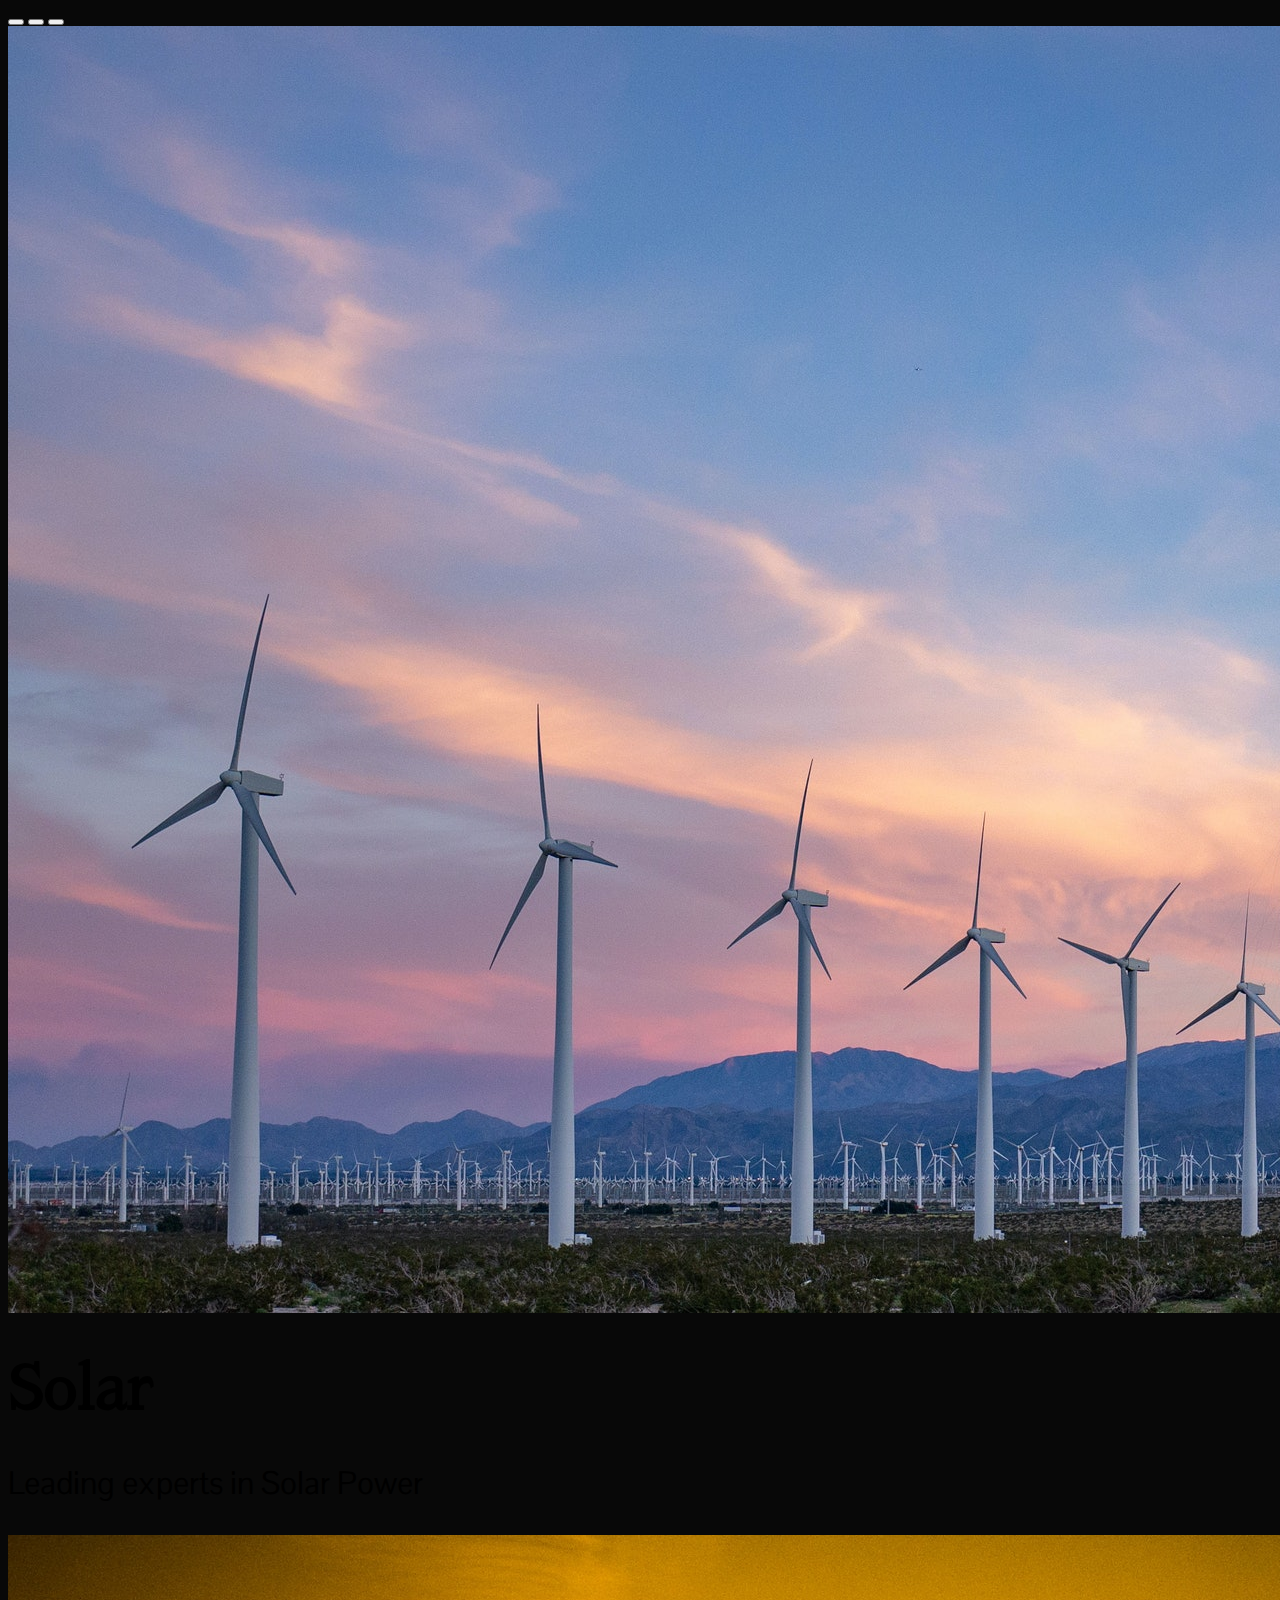
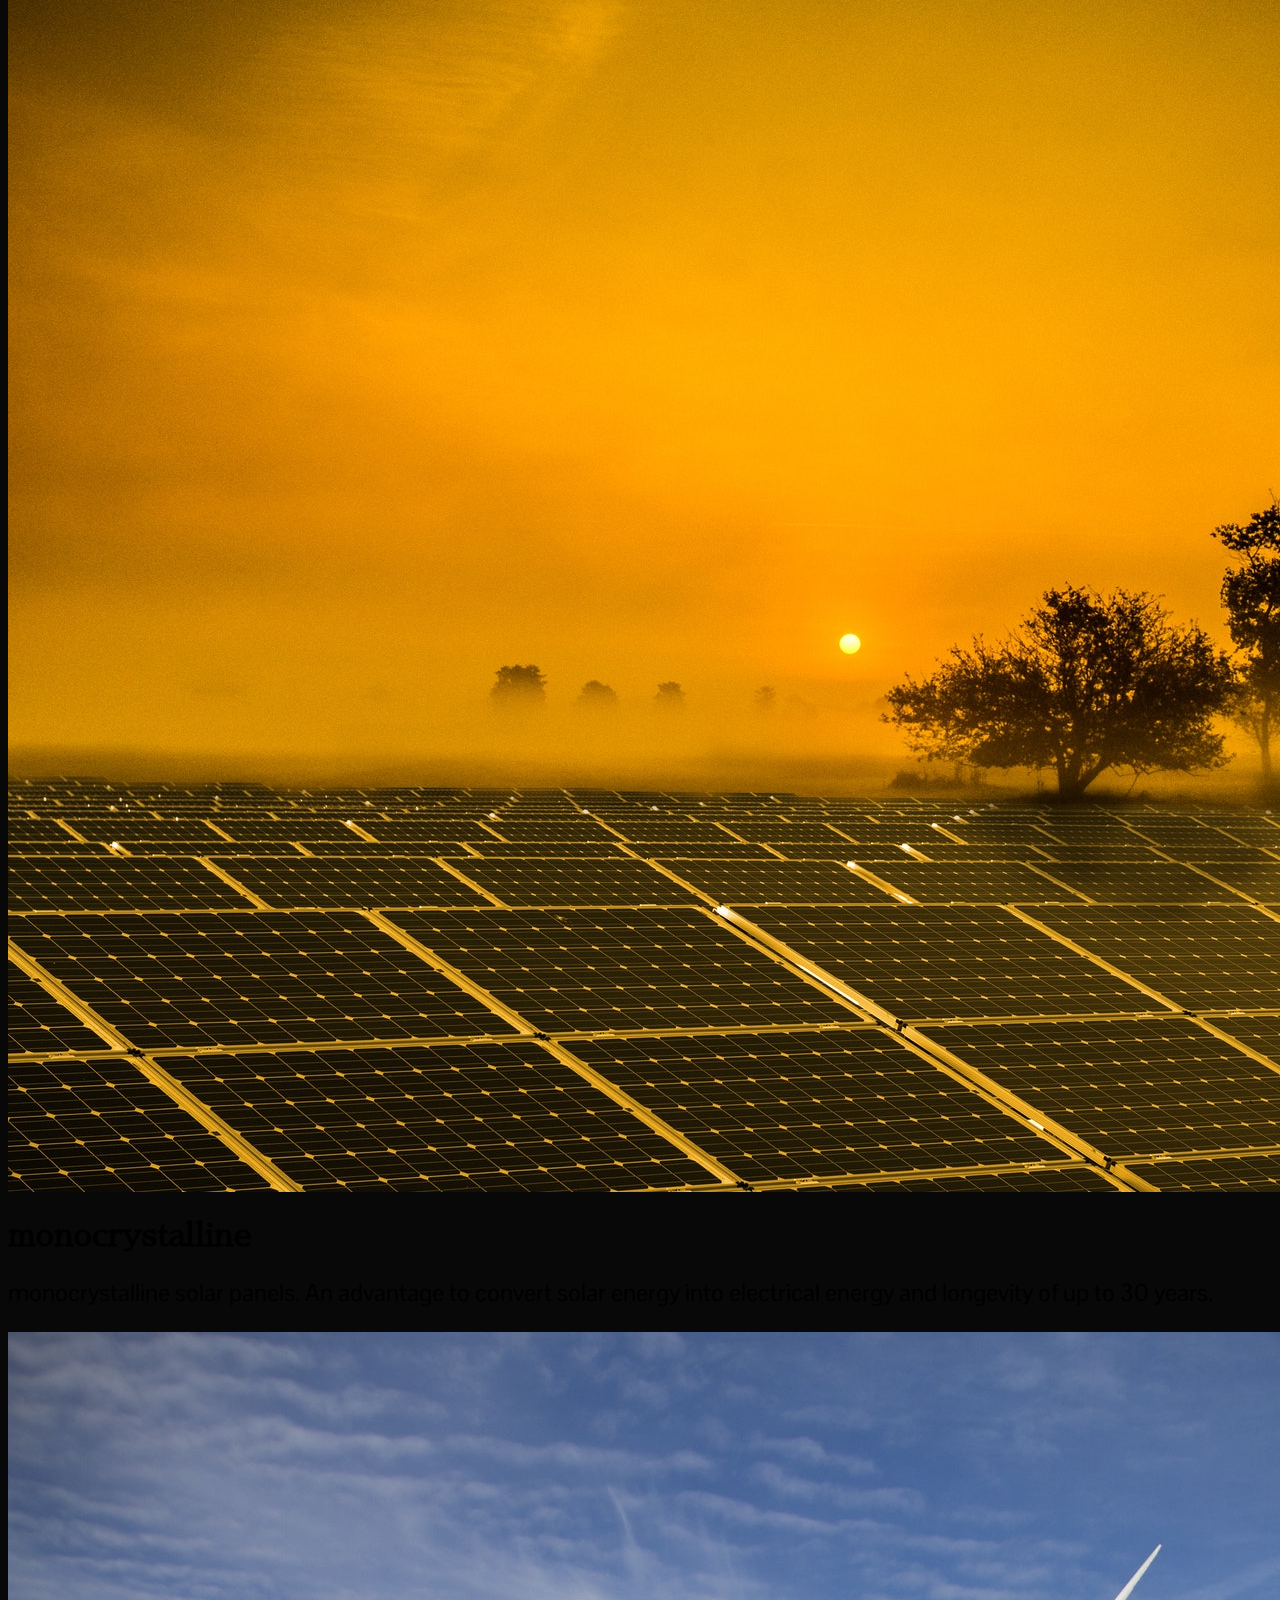
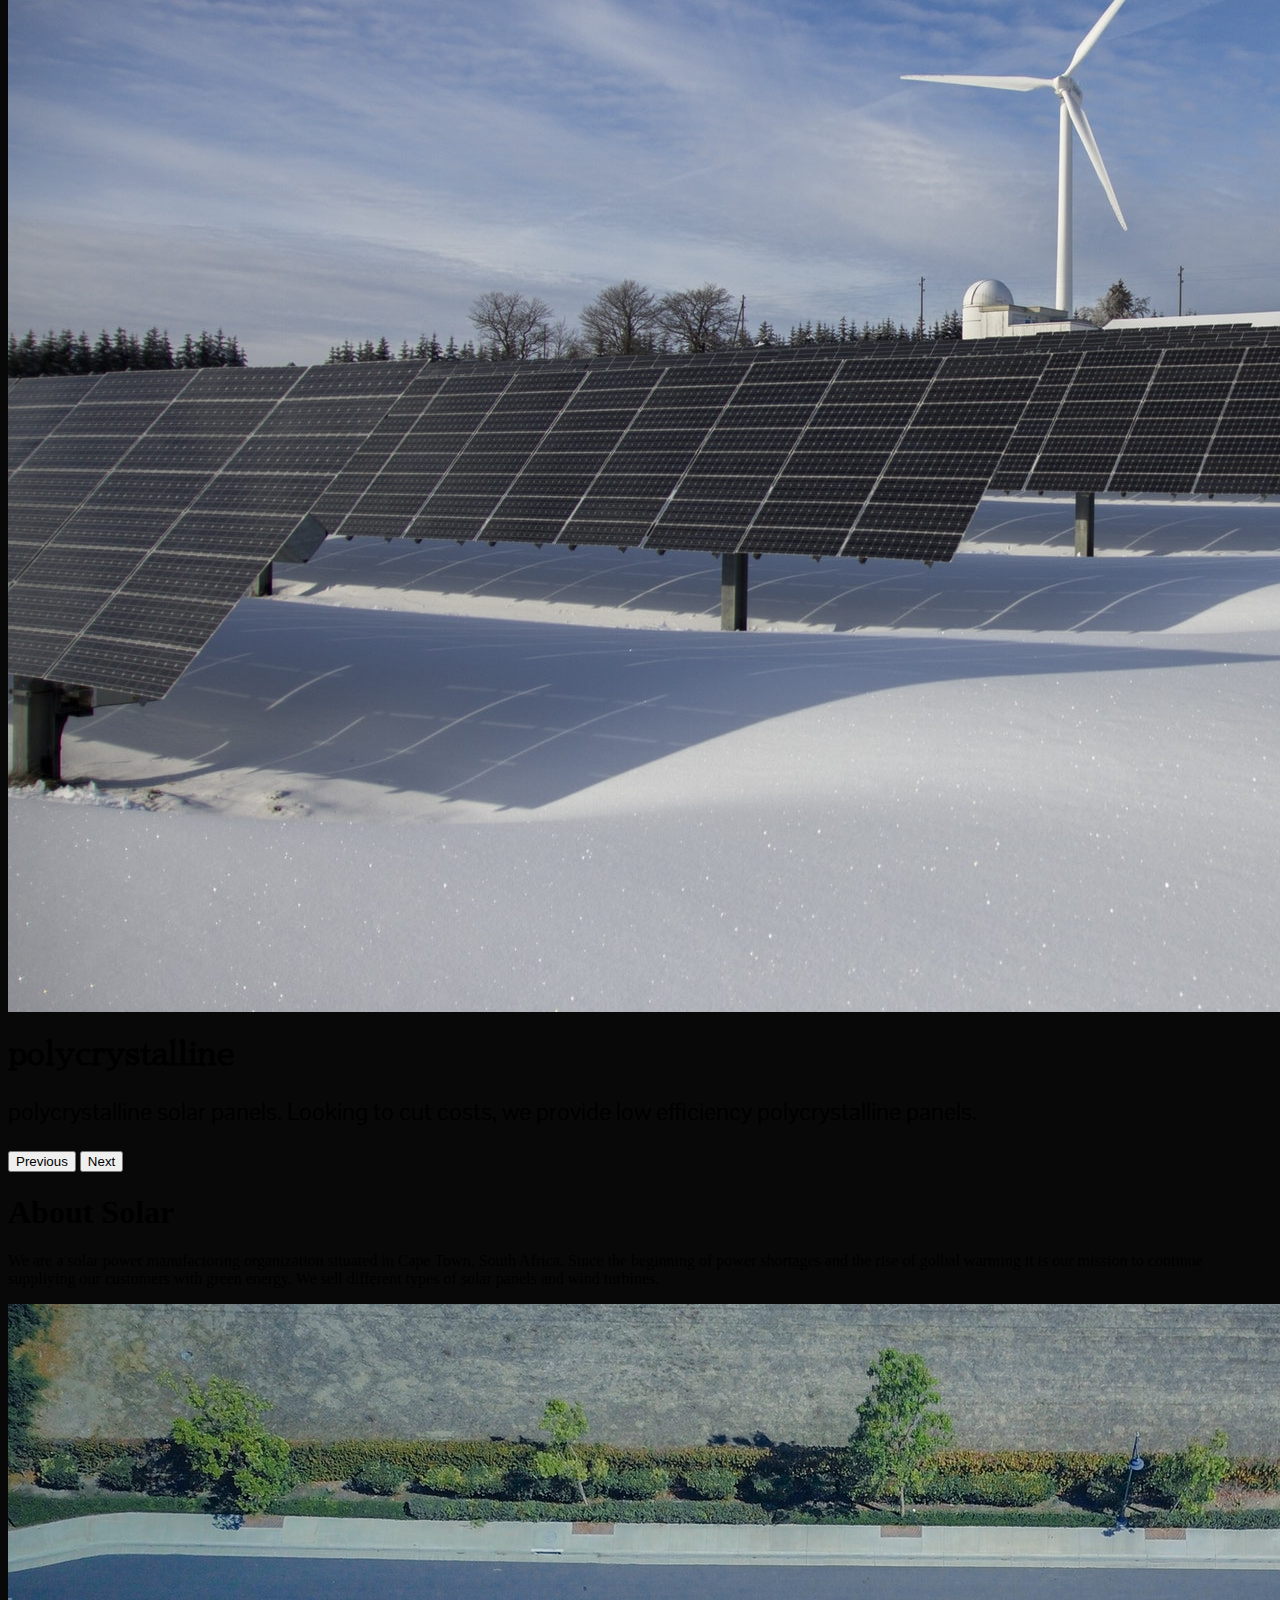
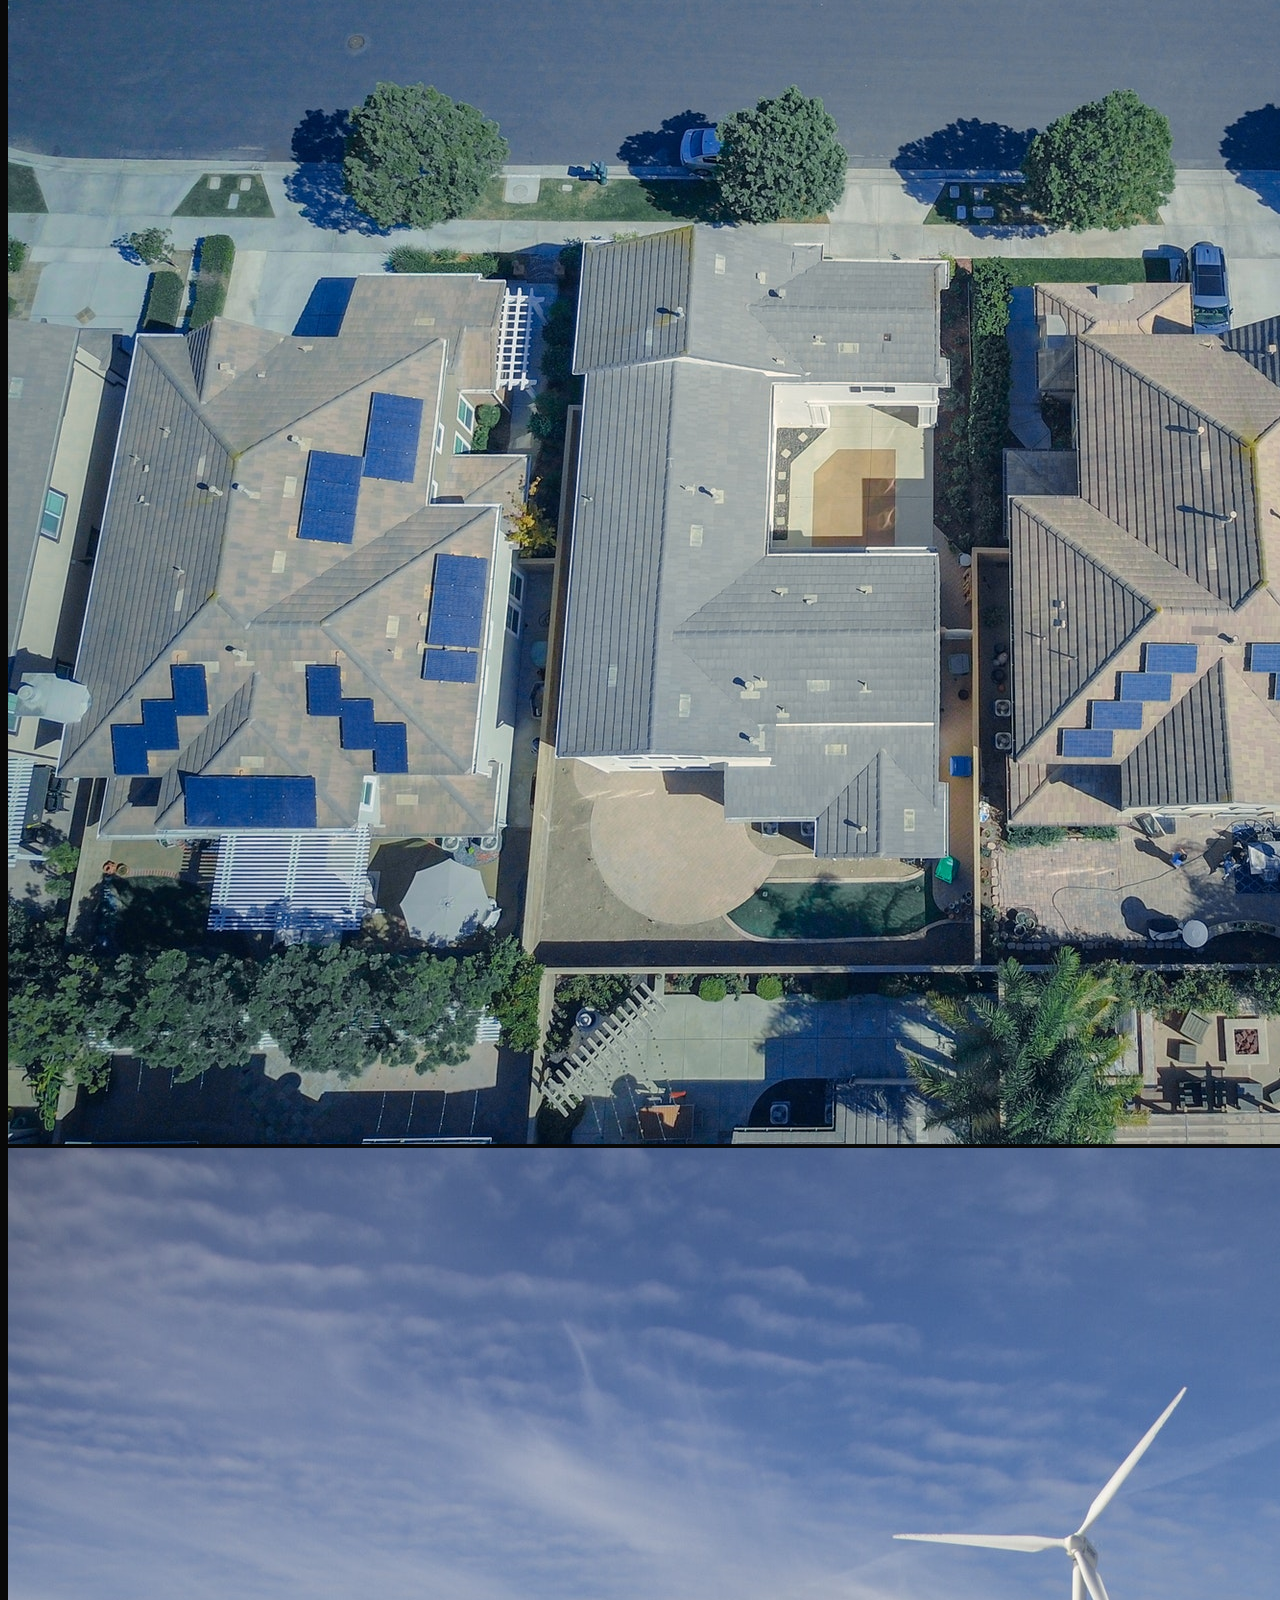
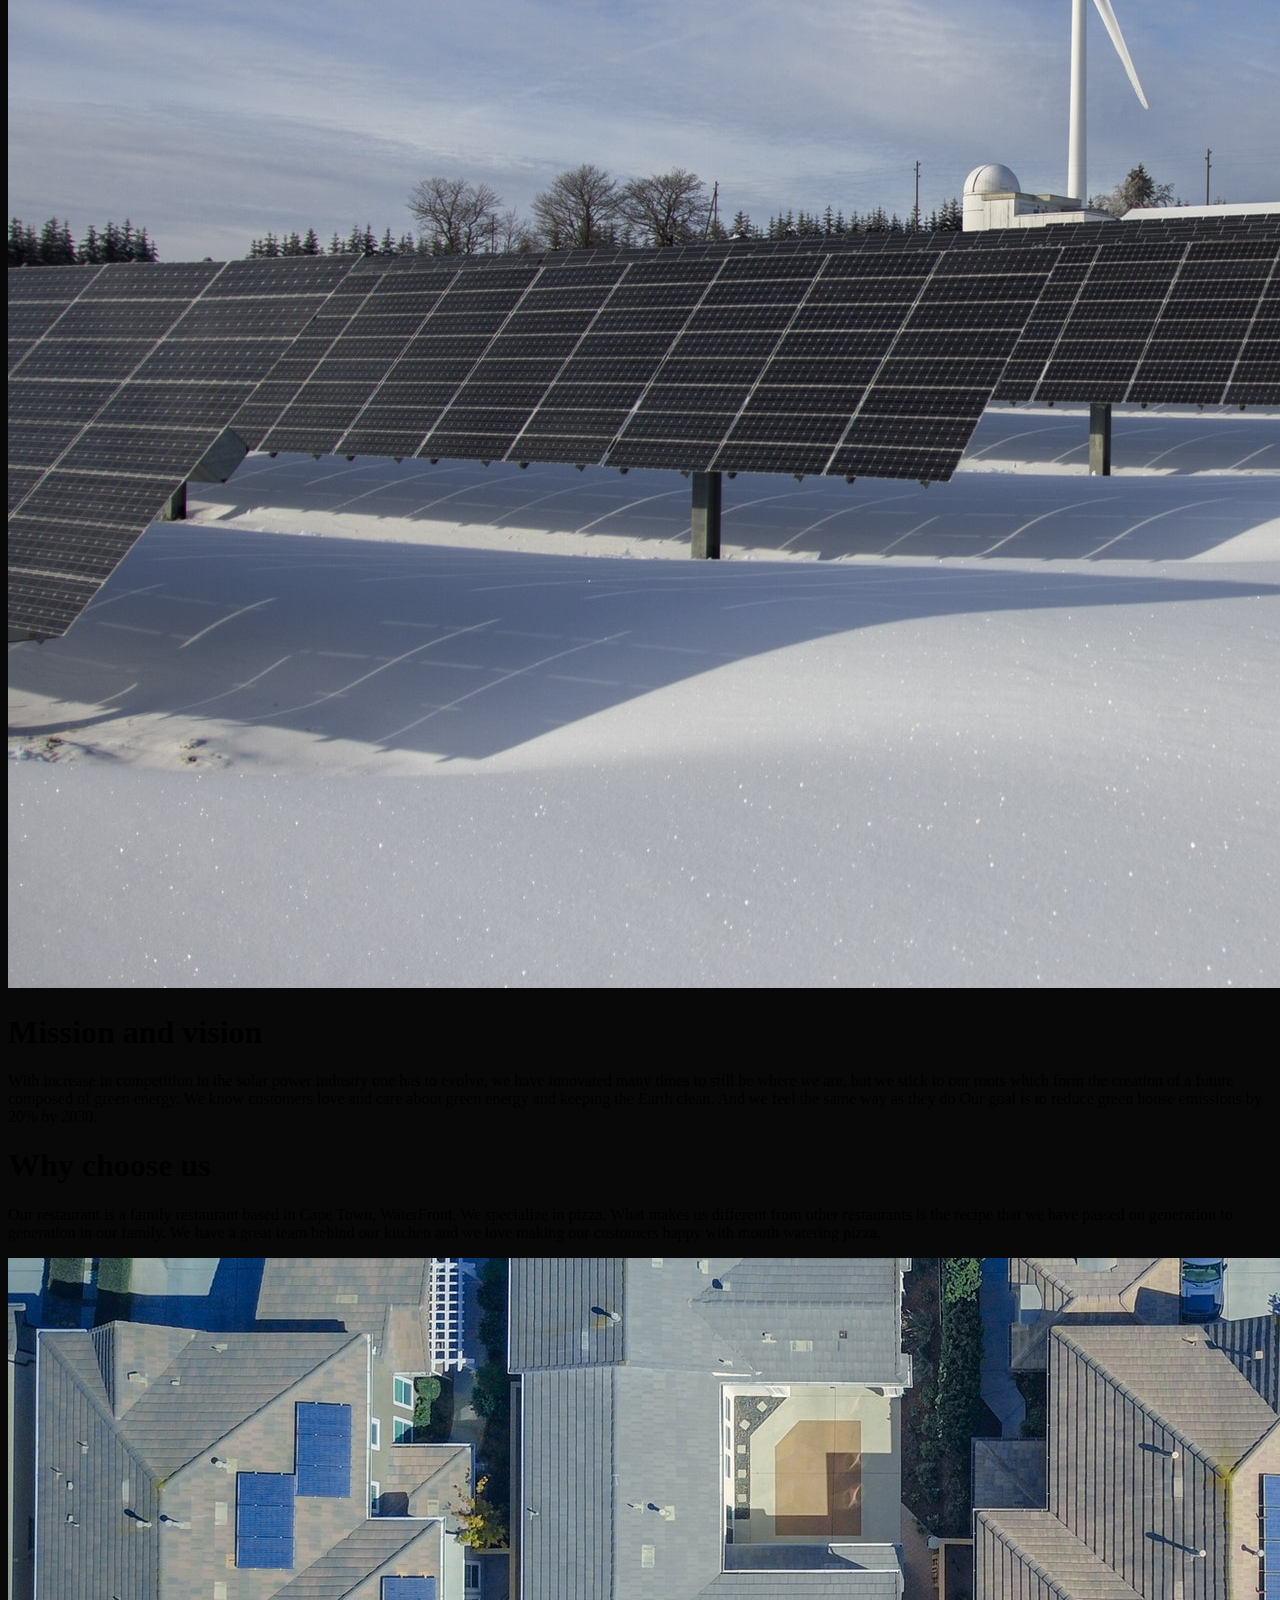
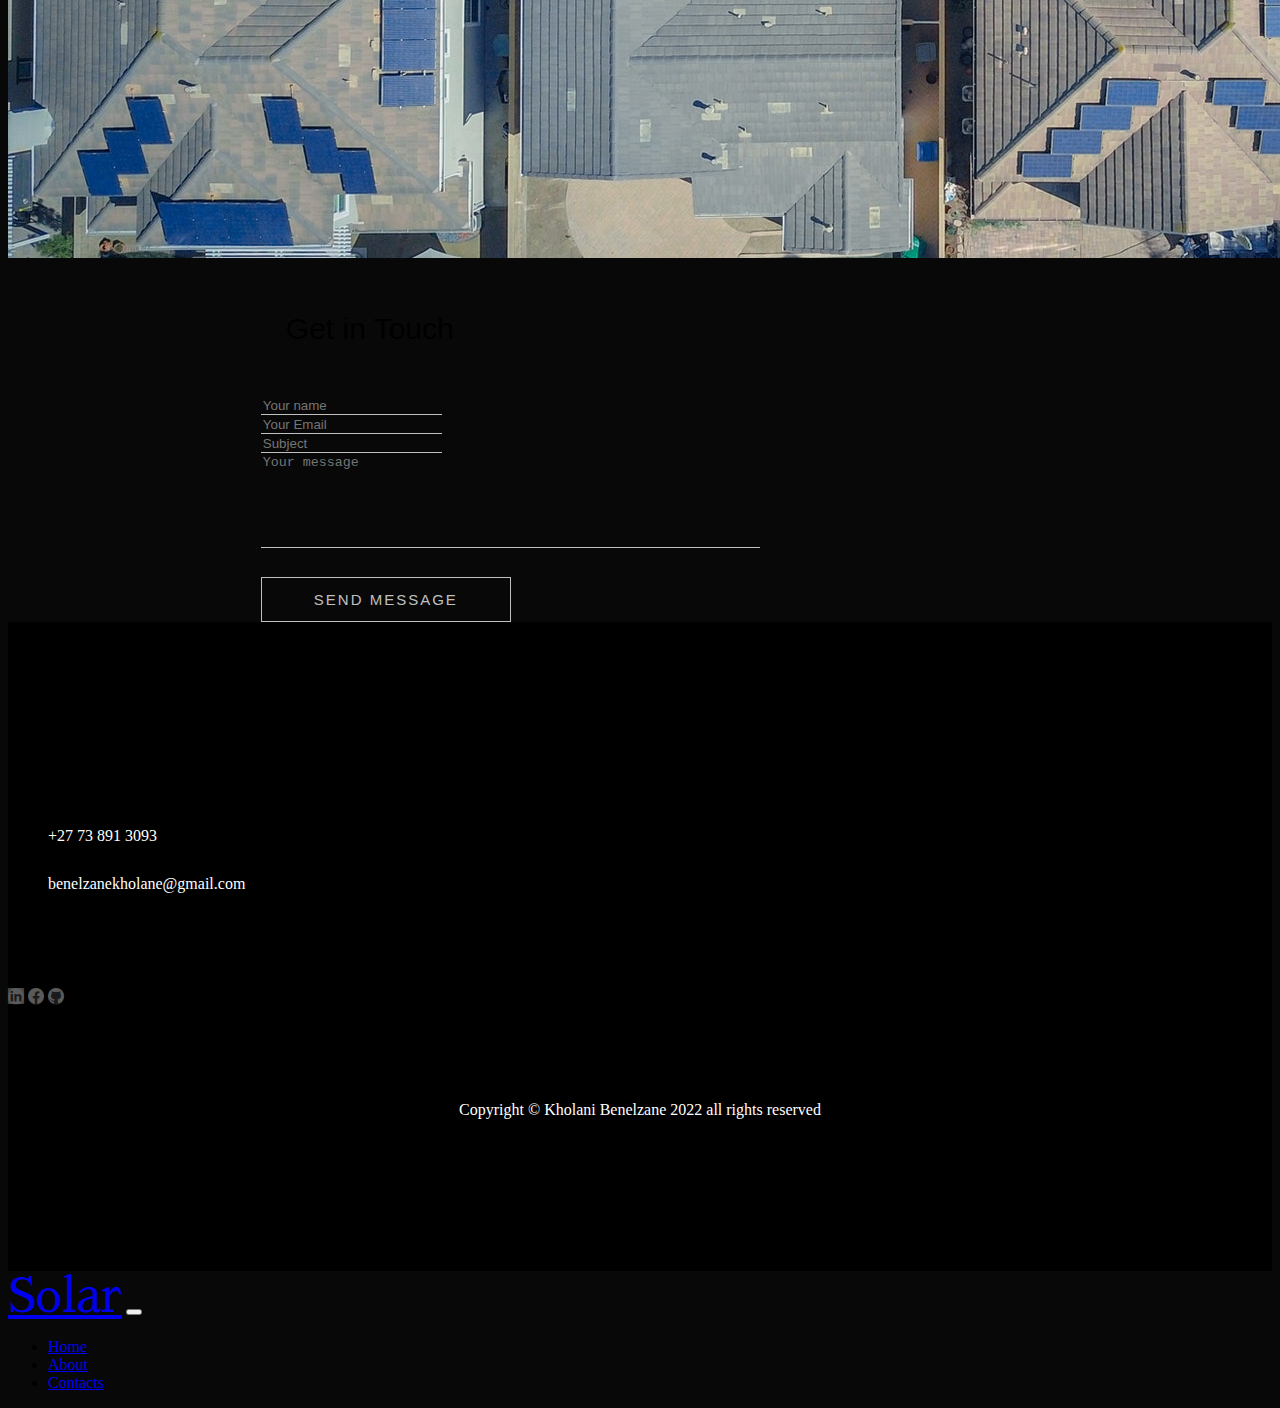
<file: index.html>
<!DOCTYPE html>
<html lang="en" dir="ltr">
  <head>
    <meta charset="utf-8">
    <meta name="viewport" content="width=device-width, initial-scale=1">
    <title>Solar</title>
    <!-- CSS only -->
    <link href="https://cdn.jsdelivr.net/npm/bootstrap@5.2.0-beta1/dist/css/bootstrap.min.css" rel="stylesheet" integrity="sha384-0evHe/X+R7YkIZDRvuzKMRqM+OrBnVFBL6DOitfPri4tjfHxaWutUpFmBp4vmVor" crossorigin="anonymous">
    <link rel="stylesheet" href="css/style.css">
    <link href="https://fonts.googleapis.com/css2?family=Big+Shoulders+Text:wght@500;600&family=Overpass:wght@300&family=Playfair+Display+SC:wght@700&display=swap" rel="stylesheet">
    <link href="https://fonts.googleapis.com/icon?family=Material+Icons" rel="stylesheet">
</head>
  <body>

<div id="carouselExampleCaptions" class="carousel home_caro carousel-dark slide" data-bs-ride="carousel">
  <div class="carousel-indicators">
    <button type="button" data-bs-target="#carouselExampleCaptions" data-bs-slide-to="0" class="active" aria-current="true" aria-label="Slide 1"></button>
    <button type="button" data-bs-target="#carouselExampleCaptions" data-bs-slide-to="1" aria-label="Slide 2"></button>
    <button type="button" data-bs-target="#carouselExampleCaptions" data-bs-slide-to="2" aria-label="Slide 3"></button>
  </div>
  <div class="carousel-inner">
    <div class="carousel-item active">
      <img src="img/bag-1.jpg" class="d-block vh-100 w-100" alt="...">
      <div class="carousel-caption text-black d-md-block">
        <h1 class="home_head text-center ">Solar</h1>
        <p class="home_para text-center">Leading experts in Solar Power</p>
      </div>
    </div>
    <div class="carousel-item">
      <img src="img/monocrystalline.jpg" class="d-block vh-100 w-100" alt="...">
      <div class="carousel-caption d-md-block text-white">
        <h1 class="panel text-center">monocrystalline</h1>
        <p class="panel_para text-center">monocrystalline solar panels. An advantage to convert solar energy into electrical energy and longevity of up to 30 years.</p>
      </div>
    </div>
    <div class="carousel-item">
      <img src="img/polycrystalline.jpg" class="d-block vh-100 w-100" alt="...">
      <div class="carousel-caption d-md-block text-white">
        <h1 class="panel text-center">polycrystalline</h1>
        <p class="panel_para text-center">polycrystalline solar panels. Looking to cut costs, we provide low efficiency polycrystalline panels.</p>
      </div>
    </div>
  </div>
  <button class="carousel-control-prev" type="button" data-bs-target="#carouselExampleCaptions" data-bs-slide="prev">
    <span class="carousel-control-prev-icon" aria-hidden="true"></span>
    <span class="visually-hidden">Previous</span>
  </button>
  <button class="carousel-control-next" type="button" data-bs-target="#carouselExampleCaptions" data-bs-slide="next">
    <span class="carousel-control-next-icon" aria-hidden="true"></span>
    <span class="visually-hidden">Next</span>
  </button>
</div>

    <div class="container-fluid" id="about">
      <div class="container mt-5">
        <div class="row g-4">
          <div class="col-lg-6 text-white">
            <h1>About Solar</h1>
            <p>We are a solar power manufactoring organization situated in Cape Town, South Africa. Since the beginning of power shortages
            and the rise of golbal warming it is our mission to continue suppliying our customers with green energy. We sell different types of
          solar panels and wind turbines.</p>
            </div>
            <div class="col-lg-6">
              <img src="img/about_solar.jpg" class="img-fluid" alt="">
            </div>
            <div class="col-lg-6">
              <img src="img/mission.jpg" class="img-fluid" alt="">
            </div>
            <div class="col-lg-6 text-white">
              <h1>Mission and vision</h1>
              <p>With increase in competition in the solar power industry one has to evolve,
                we have innovated many times to still be where we are, but we stick to our roots which form the
                creation of a future composed of green energy. We know customers love and care about green energy and keeping the Earth clean.
                And we feel the same way as they do Our goal is to reduce green house emissions by 20% by 2030.</p>
              </div>
            </div>
          </div>
        </div>

        <div class="container-fluid">
          <div class="container mt-5 py-5">
            <div class="row g-4">
              <div class="col-12 text-white">
                <h1 class="col-12 text-white text-center">Why choose us</h1>
                <p>Our restaurant is a family restaurant based in Cape Town, WaterFront. We specialize in pizza.
                  What makes us different from other restaurants is the recipe that we have passed on generation to generation
                  in our family. We have a great team behind our kitchen and we love making our customers happy with mouth watering pizza.</p>
                </div>
                <div class="col-12">
                  <img src="img/why.jpg" class="img-fluid" alt="">
                </div>
                </div>
              </div>
            </div>

            <div class="container" id="contact">

      <div class="row">
          <div class="col-xs-12 col-sm-12 col-md-12 col-lg-12 text-center">
            <h2 class="form-title text-white">Get in Touch</h2>
          </div>
      </div>

      <div class="row">

          <div class="col-xs-12 col-sm-12 col-md-12 col-lg-12">

              <form id="contact-form" name="myForm" class="form" action="#" onsubmit="return validateForm()" method="POST" role="form">

                  <div class="form-group">
                      <label class="form-label" id="nameLabel" for="name"></label>
                      <input type="text" class="form-control" id="name" name="name" placeholder="Your name" tabindex="1">
                  </div>

                  <div class="form-group">
                      <label class="form-label" id="emailLabel" for="email"></label>
                      <input type="email" class="form-control" id="email" name="email" placeholder="Your Email" tabindex="2">
                  </div>

                  <div class="form-group">
                      <label class="form-label" id="subjectLabel" for="sublect"></label>
                      <input type="text" class="form-control" id="subject" name="subject" placeholder="Subject" tabindex="3">
                  </div>

                  <div class="form-group">
                      <label class="form-label" id="messageLabel" for="message"></label>
                      <textarea rows="6" cols="60" name="message" class="form-control" id="message" placeholder="Your message" tabindex="4"></textarea>
                  </div>

                  <div class="text-center margin-top-25">
                      <button type="submit" class="btn btn-mod btn-border btn-large">Send Message</button>
                  </div>

              </form><!-- End form -->

          </div><!-- End col -->

      </div><!-- End row -->

    </div><!-- End container -->

            <section class="contact-section bg-black mt-5" id="contact">
                <div class="container px-4 px-lg-5">
                  <div class="contact-info">
                    <h3 class="text-center text-white display-4">Contact Information</h3>
                    <ol class="text-white">
                      <li class="address">08 Klosser St, <br> Parow, Cape Town, 7500</li>
                      <li class="phone"><a href="tel://1234567920">+27 73 891 3093</a></li>
                      <li class="email"><a href="mailto:benelzanekholane@gmail.com">benelzanekholane@gmail.com</a></li>
                    </ol>
                  </div>
                    <div class="social d-flex justify-content-center">
                        <a class="mx-2" href="https://za.linkedin.com/in/kholani-benelzane-66ab711a8"><i class="bi bi-linkedin"></i></a>
                        <a class="mx-2" href="https://www.facebook.com/profile.php?id=100074140736669"><i class="bi bi-facebook"></i></a>
                        <a class="mx-2" href="https://github.com/ColeColombia"><i class="bi bi-github"></i></a>
                    </div>
                </div>
            </section>
            <footer class="footer bg-black small text-center text-white-50"><div class="container px-4 px-lg-5">Copyright &copy; Kholani Benelzane 2022 all rights reserved</div></footer>

    <nav class="navbar fixed-bottom navbar-expand-lg navbar-dark">
  <div class="container-fluid">
    <a class="navbar-brand" href="index.html">Solar</a>
    <button class="navbar-toggler" type="button" data-bs-toggle="collapse" data-bs-target="#navbarNav" aria-controls="navbarNav" aria-expanded="false" aria-label="Toggle navigation">
      <span class="navbar-toggler-icon"></span>
    </button>
    <div class="collapse  navbar-collapse" id="navbarNav">
      <ul class="navbar-nav">
        <li class="nav-item">
          <a class="nav-link active" aria-current="page" href="#">Home</a>
        </li>
        <li class="nav-item">
          <a class="nav-link active" id="about" href="#about">About</a>
        </li>
        <li class="nav-item">
          <a class="nav-link active" href="#contact">Contacts</a>
        </li>
      </ul>
    </div>
  </div>
</nav>
    <script src="https://cdn.jsdelivr.net/npm/@popperjs/core@2.11.5/dist/umd/popper.min.js" integrity="sha384-Xe+8cL9oJa6tN/veChSP7q+mnSPaj5Bcu9mPX5F5xIGE0DVittaqT5lorf0EI7Vk" crossorigin="anonymous"></script>
    <script src="https://cdn.jsdelivr.net/npm/bootstrap@5.2.0-beta1/dist/js/bootstrap.min.js" integrity="sha384-kjU+l4N0Yf4ZOJErLsIcvOU2qSb74wXpOhqTvwVx3OElZRweTnQ6d31fXEoRD1Jy" crossorigin="anonymous"></script>
    <script src="https://code.jquery.com/jquery-3.6.0.min.js" integrity="sha256-/xUj+3OJU5yExlq6GSYGSHk7tPXikynS7ogEvDej/m4=" crossorigin="anonymous"></script>
    <script src="js/index.js" type="text/javascript"></script>
    </body>
</html>
</file>
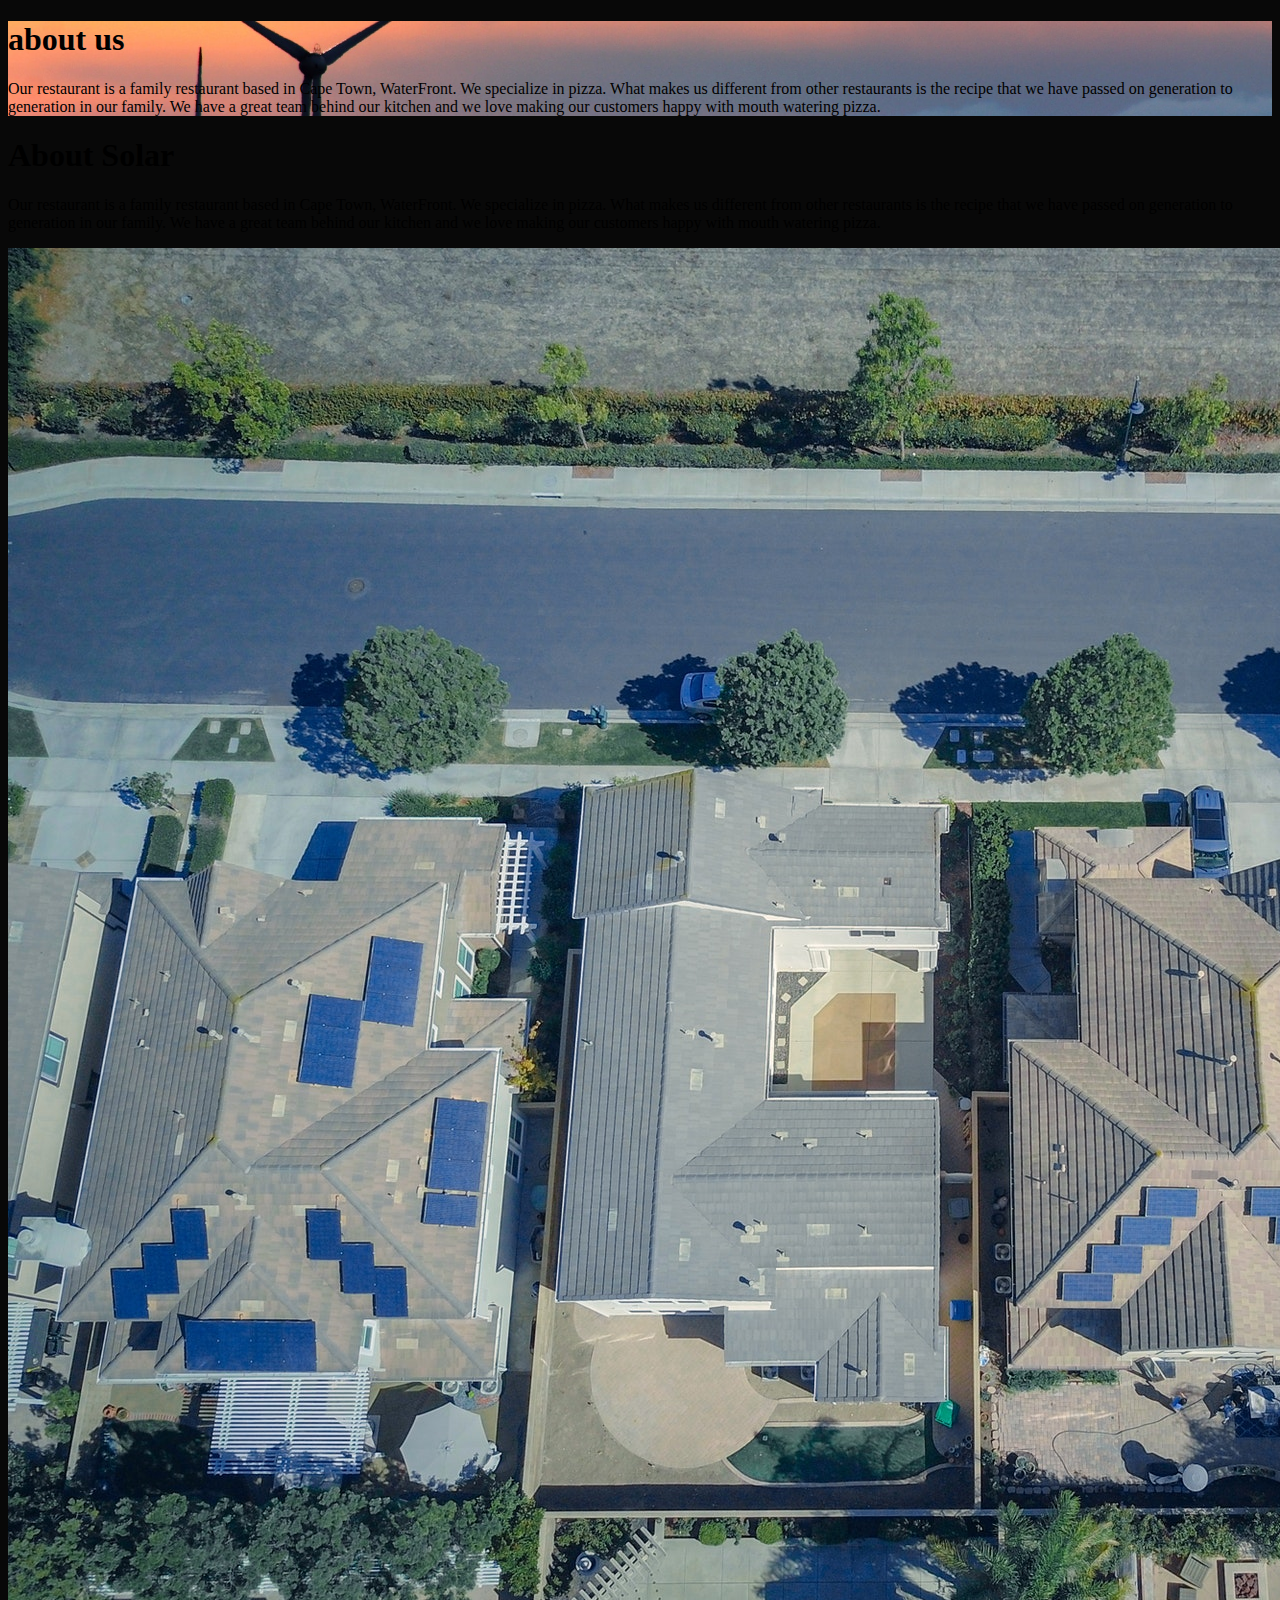
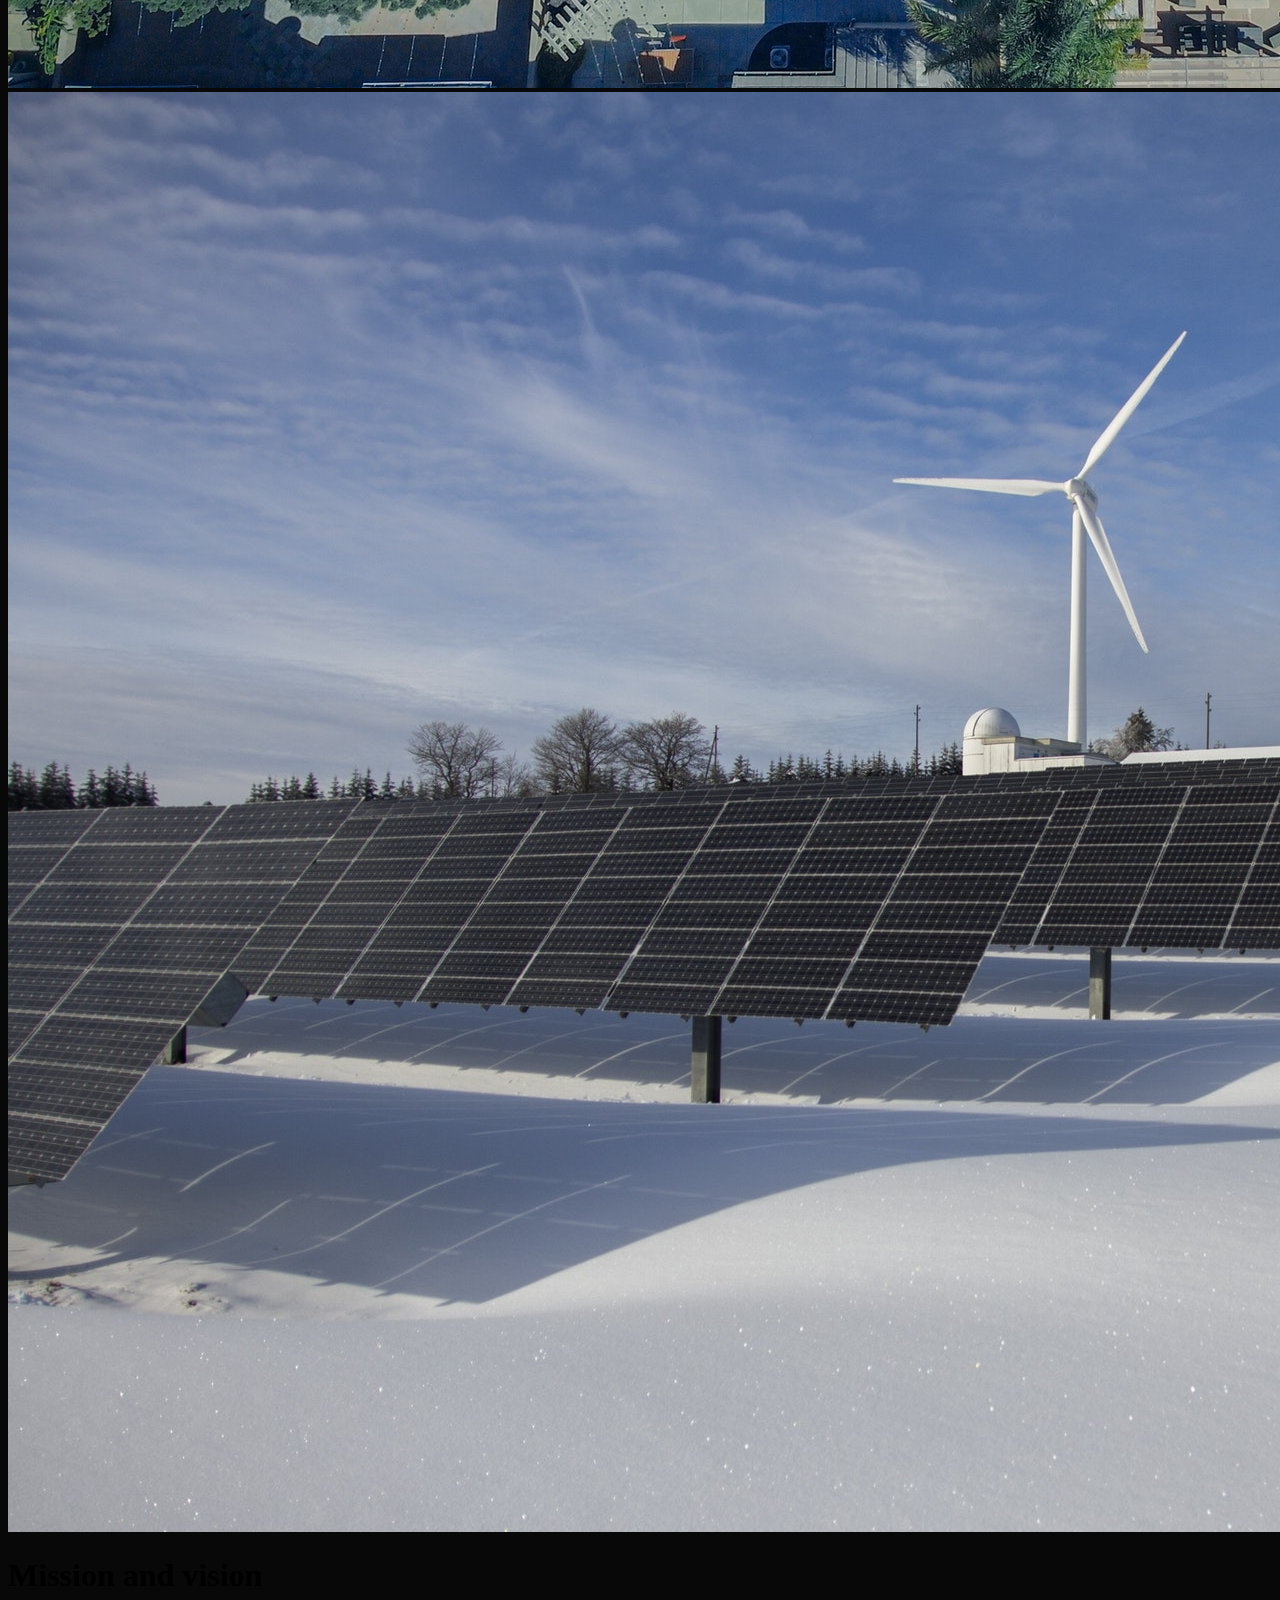
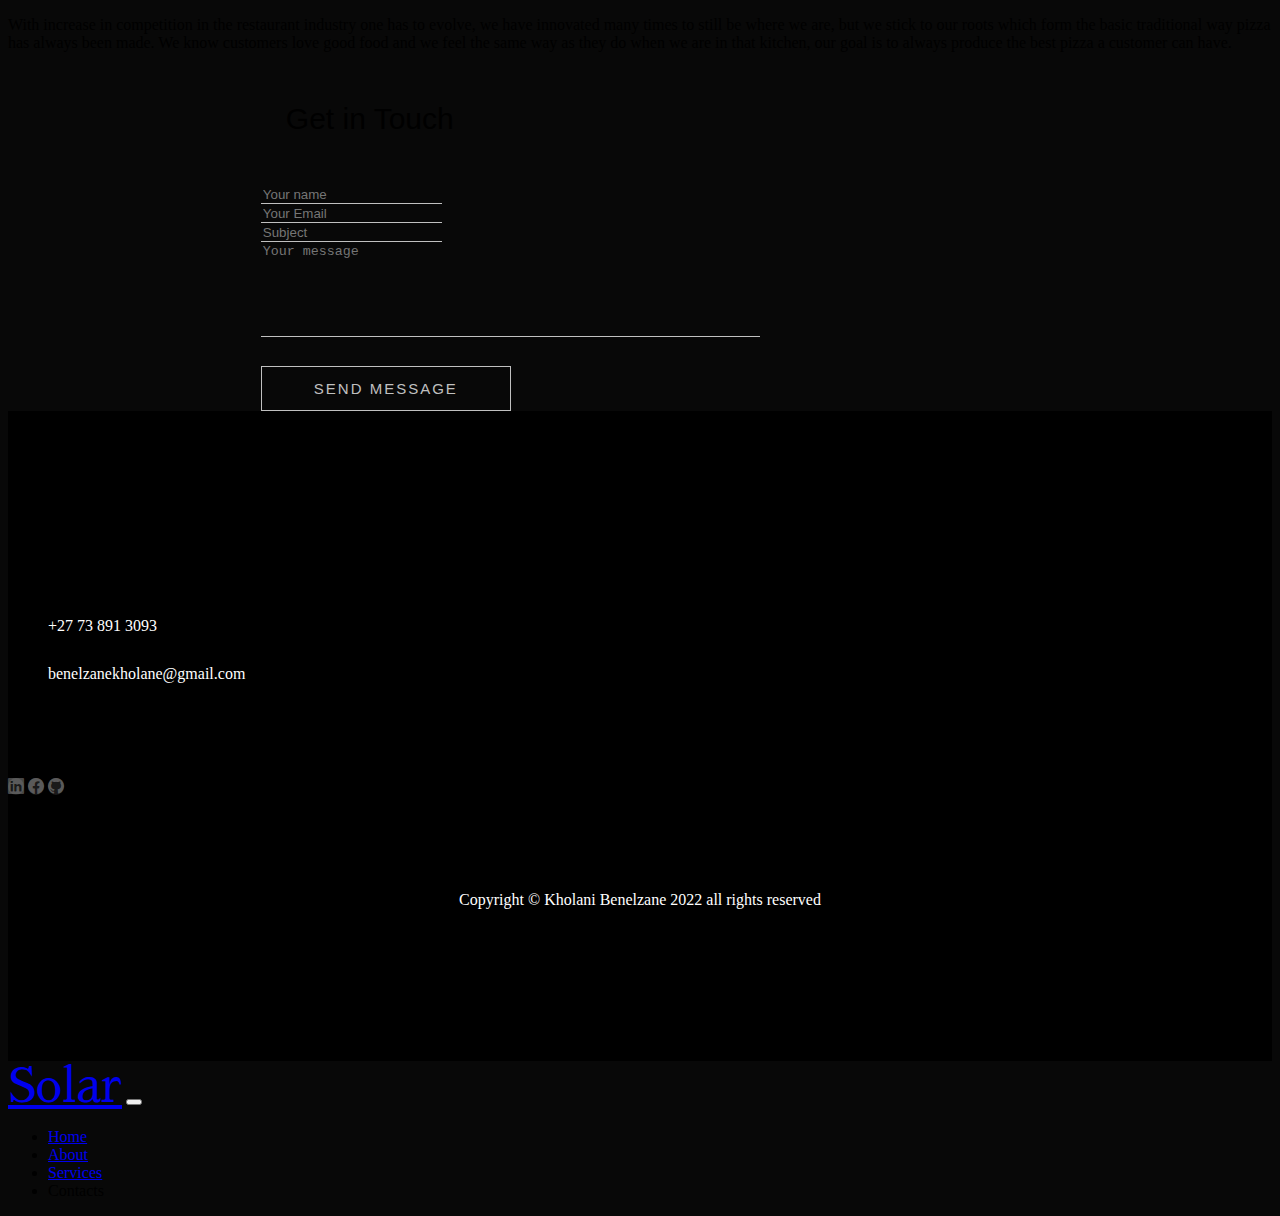
<file: about.html>
<!DOCTYPE html>
<html lang="en" dir="ltr">
  <head>
    <meta charset="utf-8">
    <meta name="viewport" content="width=device-width, initial-scale=1">
    <title>Solar</title>
    <!-- CSS only -->
    <link href="https://cdn.jsdelivr.net/npm/bootstrap@5.2.0-beta1/dist/css/bootstrap.min.css" rel="stylesheet" integrity="sha384-0evHe/X+R7YkIZDRvuzKMRqM+OrBnVFBL6DOitfPri4tjfHxaWutUpFmBp4vmVor" crossorigin="anonymous">
    <link rel="stylesheet" href="css/style.css">
    <link href="https://fonts.googleapis.com/css2?family=Big+Shoulders+Text:wght@500;600&family=Overpass:wght@300&family=Playfair+Display+SC:wght@700&display=swap" rel="stylesheet">
    <link href="https://fonts.googleapis.com/icon?family=Material+Icons" rel="stylesheet">
</head>
  <body>
    <div class="container-fluid about_page">
      <div class="container">
        <div class="row g-4">
          <div class="col-12 text-white mt-5">
            <h1 class="col-12 text-white text-center">about us</h1>
            <p>Our restaurant is a family restaurant based in Cape Town, WaterFront. We specialize in pizza.
              What makes us different from other restaurants is the recipe that we have passed on generation to generation
              in our family. We have a great team behind our kitchen and we love making our customers happy with mouth watering pizza.</p>
            </div>
            </div>
          </div>
        </div>

    <div class="container-fluid">
      <div class="container mt-5">
        <div class="row g-4">
          <div class="col-lg-6 text-white">
            <h1>About Solar</h1>
            <p>Our restaurant is a family restaurant based in Cape Town, WaterFront. We specialize in pizza.
              What makes us different from other restaurants is the recipe that we have passed on generation to generation
              in our family. We have a great team behind our kitchen and we love making our customers happy with mouth watering pizza.</p>
            </div>
            <div class="col-lg-6">
              <img src="img/about_solar.jpg" class="img-fluid" alt="">
            </div>
            <div class="col-lg-6">
              <img src="img/mission.jpg" class="img-fluid" alt="">
            </div>
            <div class="col-lg-6 text-white">
              <h1>Mission and vision</h1>
              <p>With increase in competition in the restaurant industry one has to evolve,
                we have innovated many times to still be where we are, but we stick to our roots which form the
                basic traditional way pizza has always been made. We know customers love good food and we feel the same way as they do
                when we are in that kitchen, our goal is to always produce the best pizza a customer can have.</p>
              </div>
            </div>
          </div>
        </div>

    <div class="container">
      <div class="row">
          <div class="col-xs-12 col-sm-12 col-md-12 col-lg-12 text-center">
            <h2 class="form-title text-white">Get in Touch</h2>
          </div>
      </div>

      <div class="row">

          <div class="col-xs-12 col-sm-12 col-md-12 col-lg-12">

              <form id="contact-form" name="myForm" class="form" action="#" onsubmit="return validateForm()" method="POST" role="form">

                  <div class="form-group">
                      <label class="form-label" id="nameLabel" for="name"></label>
                      <input type="text" class="form-control" id="name" name="name" placeholder="Your name" tabindex="1">
                  </div>

                  <div class="form-group">
                      <label class="form-label" id="emailLabel" for="email"></label>
                      <input type="email" class="form-control" id="email" name="email" placeholder="Your Email" tabindex="2">
                  </div>

                  <div class="form-group">
                      <label class="form-label" id="subjectLabel" for="sublect"></label>
                      <input type="text" class="form-control" id="subject" name="subject" placeholder="Subject" tabindex="3">
                  </div>

                  <div class="form-group">
                      <label class="form-label" id="messageLabel" for="message"></label>
                      <textarea rows="6" cols="60" name="message" class="form-control" id="message" placeholder="Your message" tabindex="4"></textarea>
                  </div>

                  <div class="text-center margin-top-25">
                      <button type="submit" class="btn btn-mod btn-border btn-large">Send Message</button>
                  </div>

              </form><!-- End form -->

          </div><!-- End col -->

      </div><!-- End row -->

    </div><!-- End container -->

            <section class="contact-section bg-black mt-5" id="contact">
                <div class="container px-4 px-lg-5">
                  <div class="contact-info">
                    <h3 class="text-center text-white display-4">Contact Information</h3>
                    <ol class="text-white">
                      <li class="address">08 Klosser St, <br> Parow, Cape Town, 7500</li>
                      <li class="phone"><a href="tel://1234567920">+27 73 891 3093</a></li>
                      <li class="email"><a href="mailto:benelzanekholane@gmail.com">benelzanekholane@gmail.com</a></li>
                    </ol>
                  </div>
                    <div class="social d-flex justify-content-center">
                        <a class="mx-2" href="https://za.linkedin.com/in/kholani-benelzane-66ab711a8"><i class="bi bi-linkedin"></i></a>
                        <a class="mx-2" href="https://www.facebook.com/profile.php?id=100074140736669"><i class="bi bi-facebook"></i></a>
                        <a class="mx-2" href="https://github.com/ColeColombia"><i class="bi bi-github"></i></a>
                    </div>
                </div>
            </section>
            <footer class="footer bg-black small text-center text-white-50"><div class="container px-4 px-lg-5">Copyright &copy; Kholani Benelzane 2022 all rights reserved</div></footer>

    <nav class="navbar fixed-bottom navbar-expand-lg navbar-dark">
  <div class="container-fluid">
    <a class="navbar-brand" href="index.html">Solar</a>
    <button class="navbar-toggler" type="button" data-bs-toggle="collapse" data-bs-target="#navbarNav" aria-controls="navbarNav" aria-expanded="false" aria-label="Toggle navigation">
      <span class="navbar-toggler-icon"></span>
    </button>
    <div class="collapse  navbar-collapse" id="navbarNav">
      <ul class="navbar-nav">
        <li class="nav-item">
          <a class="nav-link active" aria-current="page" href="#">Home</a>
        </li>
        <li class="nav-item">
          <a class="nav-link active" id="about" href="#">About</a>
        </li>
        <li class="nav-item">
          <a class="nav-link active" href="#">Services</a>
        </li>
        <li class="nav-item">
          <a class="nav-link active">Contacts</a>
        </li>
      </ul>
    </div>
  </div>
</nav>
    <script src="https://cdn.jsdelivr.net/npm/@popperjs/core@2.11.5/dist/umd/popper.min.js" integrity="sha384-Xe+8cL9oJa6tN/veChSP7q+mnSPaj5Bcu9mPX5F5xIGE0DVittaqT5lorf0EI7Vk" crossorigin="anonymous"></script>
    <script src="https://cdn.jsdelivr.net/npm/bootstrap@5.2.0-beta1/dist/js/bootstrap.min.js" integrity="sha384-kjU+l4N0Yf4ZOJErLsIcvOU2qSb74wXpOhqTvwVx3OElZRweTnQ6d31fXEoRD1Jy" crossorigin="anonymous"></script>
    <script src="https://code.jquery.com/jquery-3.6.0.min.js" integrity="sha256-/xUj+3OJU5yExlq6GSYGSHk7tPXikynS7ogEvDej/m4=" crossorigin="anonymous"></script>
    <script src="js/index.js" type="text/javascript"></script>
    </body>
</html>
</file>
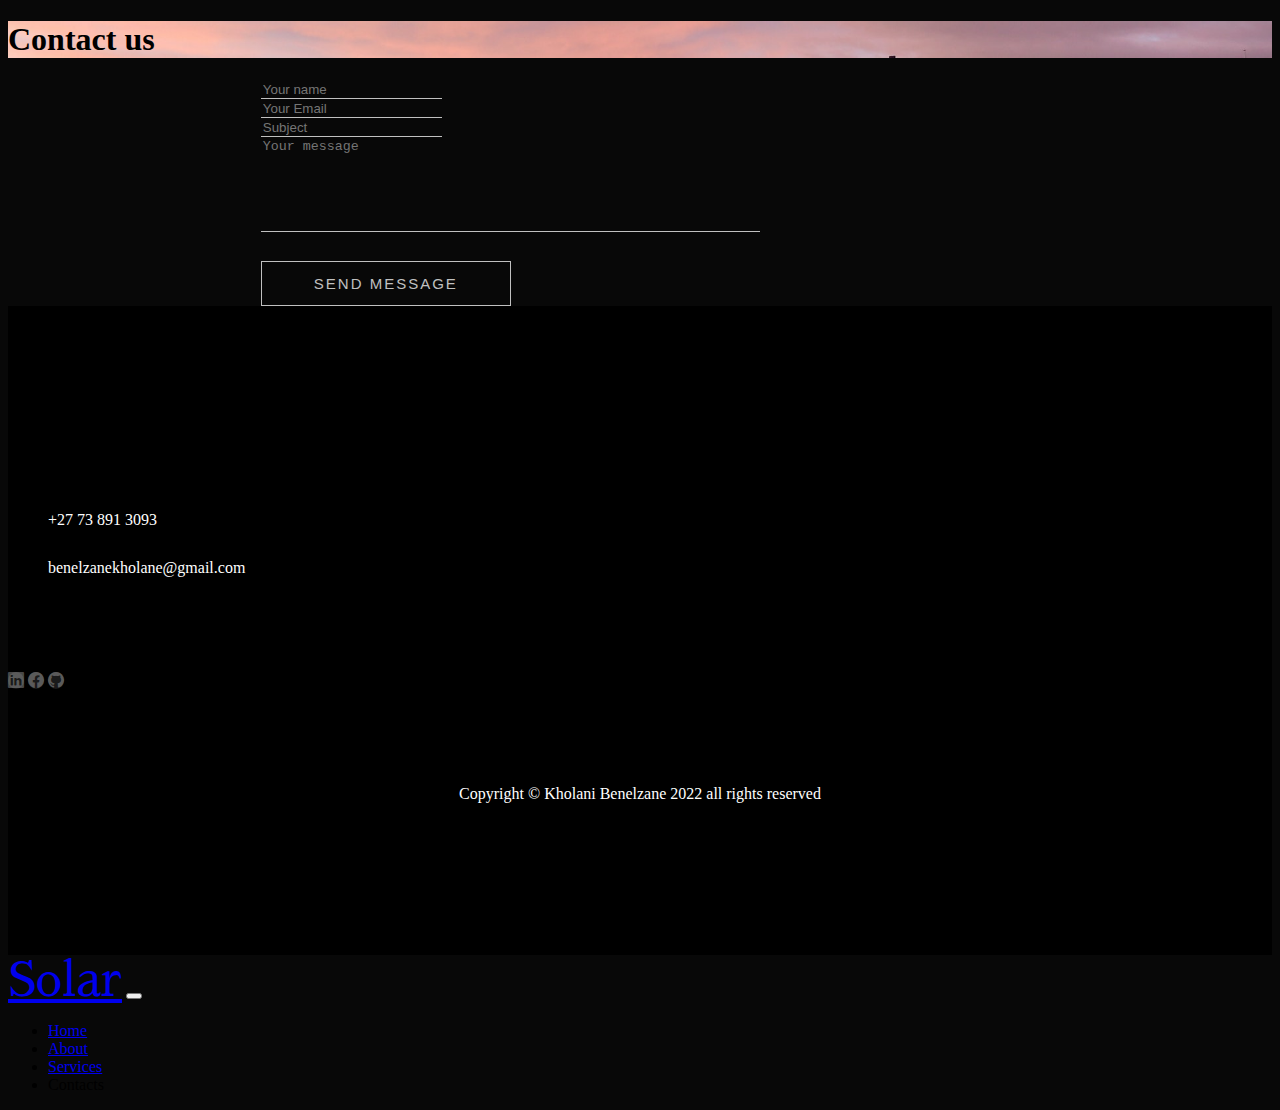
<file: contact.html>
<!DOCTYPE html>
<html lang="en" dir="ltr">
  <head>
    <meta charset="utf-8">
    <meta name="viewport" content="width=device-width, initial-scale=1">
    <title>Solar</title>
    <!-- CSS only -->
    <link href="https://cdn.jsdelivr.net/npm/bootstrap@5.2.0-beta1/dist/css/bootstrap.min.css" rel="stylesheet" integrity="sha384-0evHe/X+R7YkIZDRvuzKMRqM+OrBnVFBL6DOitfPri4tjfHxaWutUpFmBp4vmVor" crossorigin="anonymous">
    <link rel="stylesheet" href="css/style.css">
    <link href="https://fonts.googleapis.com/css2?family=Big+Shoulders+Text:wght@500;600&family=Overpass:wght@300&family=Playfair+Display+SC:wght@700&display=swap" rel="stylesheet">
    <link href="https://fonts.googleapis.com/icon?family=Material+Icons" rel="stylesheet">
</head>
  <body>
    <div class="container-fluid contact_page">
      <div class="container">
        <div class="row g-4">
          <div class="col-12 text-white mt-5">
            <h1 class="col-12 text-white text-center">Contact us</h1>
            </div>
            </div>
          </div>
        </div>

    <div class="container">
      <div class="row">

          <div class="col-xs-12 col-sm-12 col-md-12 col-lg-12">

              <form id="contact-form" name="myForm" class="form" action="#" onsubmit="return validateForm()" method="POST" role="form">

                  <div class="form-group">
                      <label class="form-label" id="nameLabel" for="name"></label>
                      <input type="text" class="form-control" id="name" name="name" placeholder="Your name" tabindex="1">
                  </div>

                  <div class="form-group">
                      <label class="form-label" id="emailLabel" for="email"></label>
                      <input type="email" class="form-control" id="email" name="email" placeholder="Your Email" tabindex="2">
                  </div>

                  <div class="form-group">
                      <label class="form-label" id="subjectLabel" for="sublect"></label>
                      <input type="text" class="form-control" id="subject" name="subject" placeholder="Subject" tabindex="3">
                  </div>

                  <div class="form-group">
                      <label class="form-label" id="messageLabel" for="message"></label>
                      <textarea rows="6" cols="60" name="message" class="form-control" id="message" placeholder="Your message" tabindex="4"></textarea>
                  </div>

                  <div class="text-center margin-top-25">
                      <button type="submit" class="btn btn-mod btn-border btn-large">Send Message</button>
                  </div>

              </form><!-- End form -->

          </div><!-- End col -->

      </div><!-- End row -->

    </div><!-- End container -->

            <section class="contact-section bg-black mt-5" id="contact">
                <div class="container px-4 px-lg-5">
                  <div class="contact-info">
                    <h3 class="text-center text-white display-4">Contact Information</h3>
                    <ol class="text-white">
                      <li class="address">08 Klosser St, <br> Parow, Cape Town, 7500</li>
                      <li class="phone"><a href="tel://1234567920">+27 73 891 3093</a></li>
                      <li class="email"><a href="mailto:benelzanekholane@gmail.com">benelzanekholane@gmail.com</a></li>
                    </ol>
                  </div>
                    <div class="social d-flex justify-content-center">
                        <a class="mx-2" href="https://za.linkedin.com/in/kholani-benelzane-66ab711a8"><i class="bi bi-linkedin"></i></a>
                        <a class="mx-2" href="https://www.facebook.com/profile.php?id=100074140736669"><i class="bi bi-facebook"></i></a>
                        <a class="mx-2" href="https://github.com/ColeColombia"><i class="bi bi-github"></i></a>
                    </div>
                </div>
            </section>
            <footer class="footer bg-black small text-center text-white-50"><div class="container px-4 px-lg-5">Copyright &copy; Kholani Benelzane 2022 all rights reserved</div></footer>

    <nav class="navbar fixed-bottom navbar-expand-lg navbar-dark">
  <div class="container-fluid">
    <a class="navbar-brand" href="index.html">Solar</a>
    <button class="navbar-toggler" type="button" data-bs-toggle="collapse" data-bs-target="#navbarNav" aria-controls="navbarNav" aria-expanded="false" aria-label="Toggle navigation">
      <span class="navbar-toggler-icon"></span>
    </button>
    <div class="collapse  navbar-collapse" id="navbarNav">
      <ul class="navbar-nav">
        <li class="nav-item">
          <a class="nav-link active" aria-current="page" href="#">Home</a>
        </li>
        <li class="nav-item">
          <a class="nav-link active" id="about" href="#">About</a>
        </li>
        <li class="nav-item">
          <a class="nav-link active" href="#">Services</a>
        </li>
        <li class="nav-item">
          <a class="nav-link active">Contacts</a>
        </li>
      </ul>
    </div>
  </div>
</nav>
    <script src="https://cdn.jsdelivr.net/npm/@popperjs/core@2.11.5/dist/umd/popper.min.js" integrity="sha384-Xe+8cL9oJa6tN/veChSP7q+mnSPaj5Bcu9mPX5F5xIGE0DVittaqT5lorf0EI7Vk" crossorigin="anonymous"></script>
    <script src="https://cdn.jsdelivr.net/npm/bootstrap@5.2.0-beta1/dist/js/bootstrap.min.js" integrity="sha384-kjU+l4N0Yf4ZOJErLsIcvOU2qSb74wXpOhqTvwVx3OElZRweTnQ6d31fXEoRD1Jy" crossorigin="anonymous"></script>
    <script src="https://code.jquery.com/jquery-3.6.0.min.js" integrity="sha256-/xUj+3OJU5yExlq6GSYGSHk7tPXikynS7ogEvDej/m4=" crossorigin="anonymous"></script>
    <script src="js/index.js" type="text/javascript"></script>
    </body>
</html>
</file>
<file: css/style.css>
@import url('https://fonts.googleapis.com/css2?family=Big+Shoulders+Text:wght@500;600&family=Overpass:wght@300&family=Playfair+Display+SC:wght@700&family=Sawarabi+Mincho&display=swap');
@import url('https://fonts.googleapis.com/css2?family=Big+Shoulders+Text:wght@500;600&family=Overpass:wght@300&family=Playfair+Display+SC:wght@700&family=Pontano+Sans&display=swap');
@import url("https://cdn.jsdelivr.net/npm/bootstrap-icons@1.8.3/font/bootstrap-icons.css");

.home
{
  background-image: url('../img/bag-1.jpg');
  background-size: cover;
  background-repeat: no-repeat;
}

.about
{
  background-image: url('../img/about.jpg');
  background-size: cover;
  background-repeat: no-repeat;
  display: none;
}


.right, .left
{
  margin-top: 45vh;
  cursor: pointer;
}

.navbar-brand
{
  font-family:'Sawarabi Mincho', serif;
  font-size: 35pt;
}

.home_head
{
  font-family: 'Sawarabi Mincho', serif;
  font-size: 45pt;
}

.home_para
{
  font-family: 'Pontano Sans', sans-serif;
  font-size: 24pt;
}

.panel
{
  font-family: 'Sawarabi Mincho', serif;
  font-size: 24pt;
}

.panel_para
{
  font-family: 'Pontano Sans', sans-serif;
  font-size: 18pt;
}

.carousel-caption
{
  top: 35vh;
}


body
{
  background-color: #080808;
}

.contact-form{
  margin-top: 10vh;
  text-align: center;
}

#success-message {
  opacity: 0;
}

.col-xs-12.col-sm-12.col-md-12.col-lg-12 {
  padding: 0 20% 0 20%;
}

.margin-top-25 {
  margin-top: 25px;
}

.form-title {
  padding: 25px;
  font-size: 30px;
  font-weight: 300;
  font-family: "Helvetica Neue",Helvetica,Arial,sans-serif;
}

.form-group .form-control {
  background-color: #080808;
  -webkit-box-shadow: none;
  border-bottom: 1px;
  border-style: none none solid none;
  border-radius:0;
  border-color: silver;
}

.form-group .form-control:focus {
	box-shadow: none;
  border-width: 0 0 2px 0;
  border-color: #000;

}

textarea {
  resize: none;
}

.btn-mod.btn-large {
    height: auto;
    padding: 13px 52px;
    font-size: 15px;
}

.btn-mod.btn-border {
    color: silver;
    border: 1px solid silver;
    background: transparent;
}

.btn-mod, a.btn-mod {
    -webkit-box-sizing: border-box;
    -moz-box-sizing: border-box;
    box-sizing: border-box;
    padding: 4px 13px;
    color: #fff;
    background: rgba(34,34,34, .9);
    border: 1px solid silver;
    font-size: 11px;
    font-weight: 400;
    text-transform: uppercase;
    text-decoration: none;
    letter-spacing: 2px;
    -webkit-border-radius: 0;
    -moz-border-radius: 0;
    border-radius: 0;
    -webkit-box-shadow: none;
    -moz-box-shadow: none;
    box-shadow: none;
    -webkit-transition: all 0.2s cubic-bezier(0.000, 0.000, 0.580, 1.000);
    -moz-transition: all 0.2s cubic-bezier(0.000, 0.000, 0.580, 1.000);
    -o-transition: all 0.2s cubic-bezier(0.000, 0.000, 0.580, 1.000);
    -ms-transition: all 0.2s cubic-bezier(0.000, 0.000, 0.580, 1.000);
    transition: all 0.2s cubic-bezier(0.000, 0.000, 0.580, 1.000);
}

.btn-mod.btn-border:hover, .btn-mod.btn-border:active, .btn-mod.btn-border:focus, .btn-mod.btn-border:active:focus {
    color: #fff;
    border-color: #000;
    background: #000;
    outline: none;
}

@media only screen and (max-width: 500px) {
    .btn-mod.btn-large {
       padding: 6px 16px;
       font-size: 11px;
    }

    .form-title {
        font-size: 20px;
  }
}

.footer{
  background-color: black;
  height: 10vh;
  color: white;
  text-align: center;
}

.contact-section {
  padding-top: 5rem;
  background-color: black;
}

.contact-info ol {
  padding: 0;
  margin: 0;
}
 .contact-info ol li {
  padding: 0 0 0 40px;
  margin: 0 0 30px 0;
  list-style: none;
  position: relative;
}

.contact-info ol a{
  text-decoration: none;
  color:white;
}

.contact-section .social {
  margin-top: 5rem;
}
.contact-section .social a {
  text-align: center;
  height: 3rem;
  width: 3rem;
  background: rgba(255, 255, 255, 0.1);
  border-radius: 100%;
  line-height: 3rem;
  color: rgba(255, 255, 255, 0.3);
}
.contact-section .social a:hover {
  color: rgba(255, 255, 255, 0.5);
}
.contact-section .social a:active {
  color: #fff;
}

.about_page
{
  background-image: url('../img/about_page.jpg');
  background-repeat: no-repeat;
  background-size: cover;
}

.contact_page
{
  background-image: url('../img/contact.jpg');
  background-repeat: no-repeat;
  background-size: cover;
}

.footer {
  padding: 5rem 0;
}
</file>
